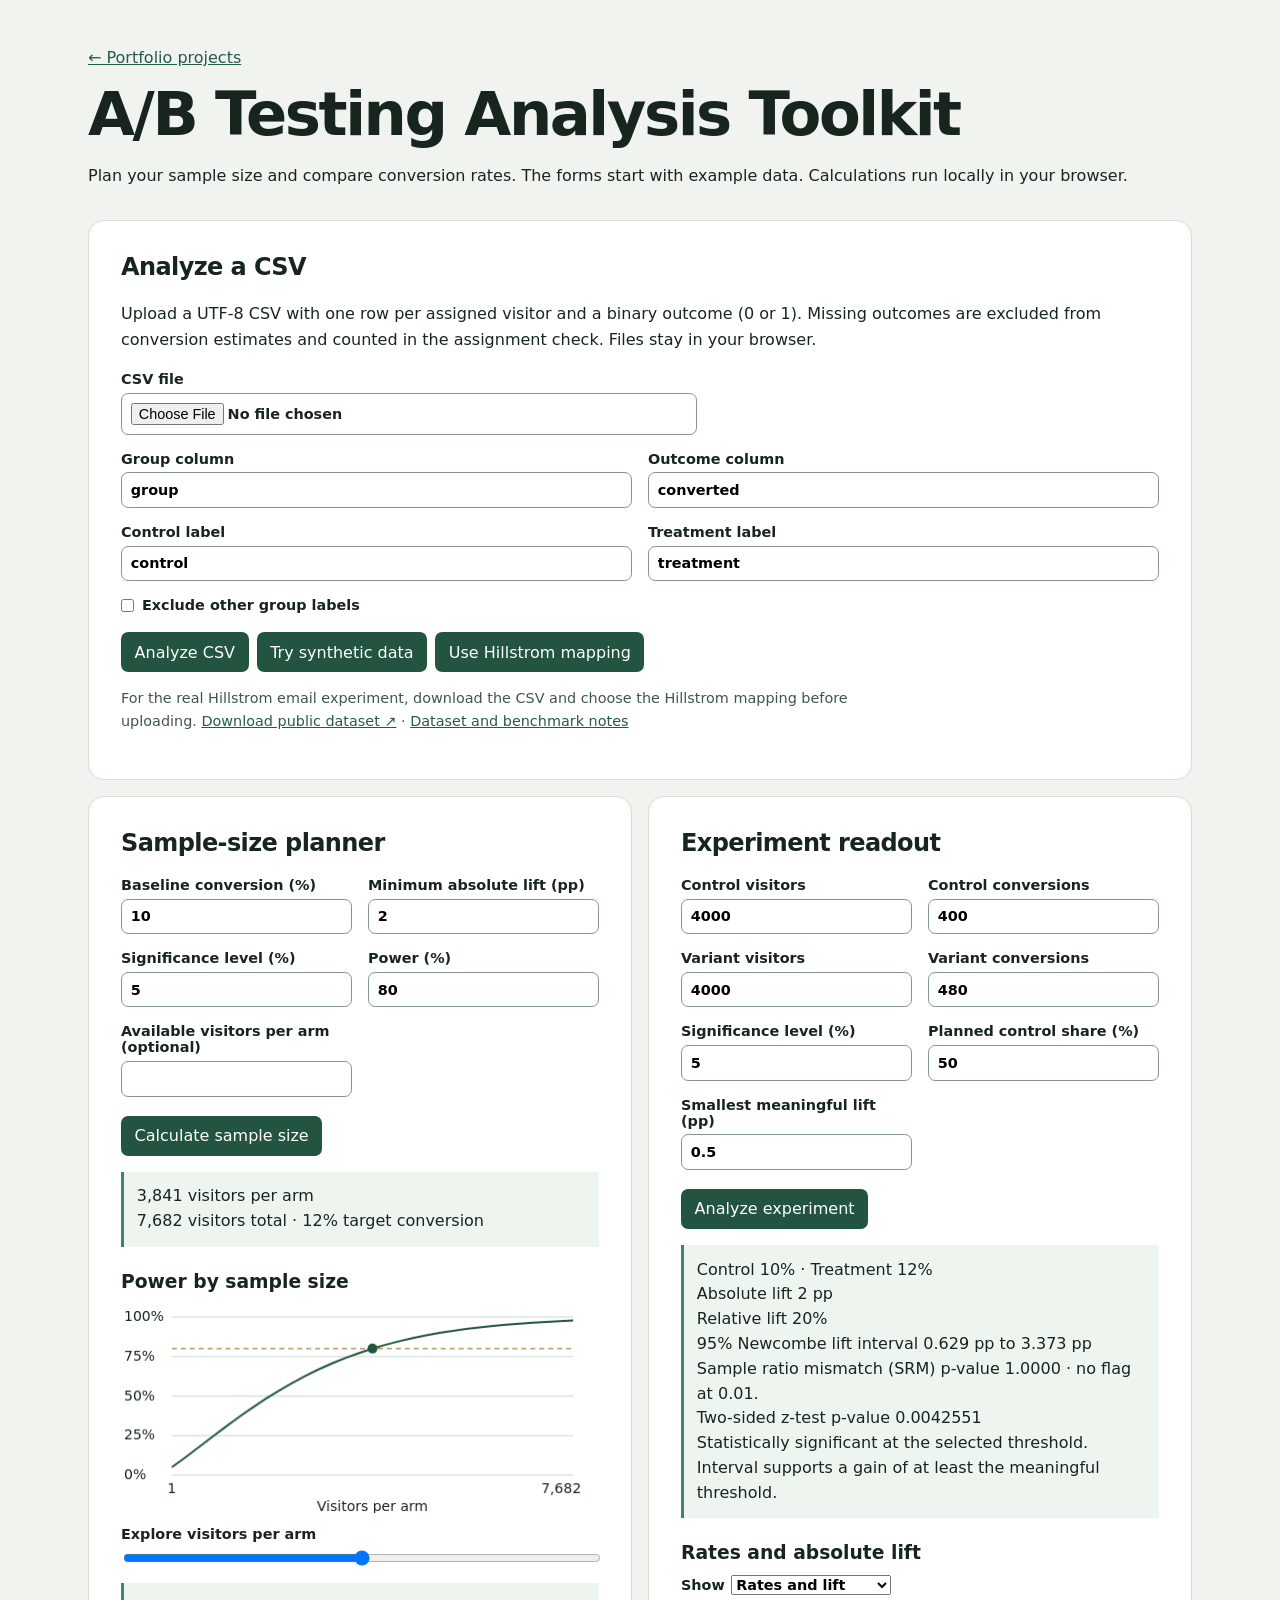
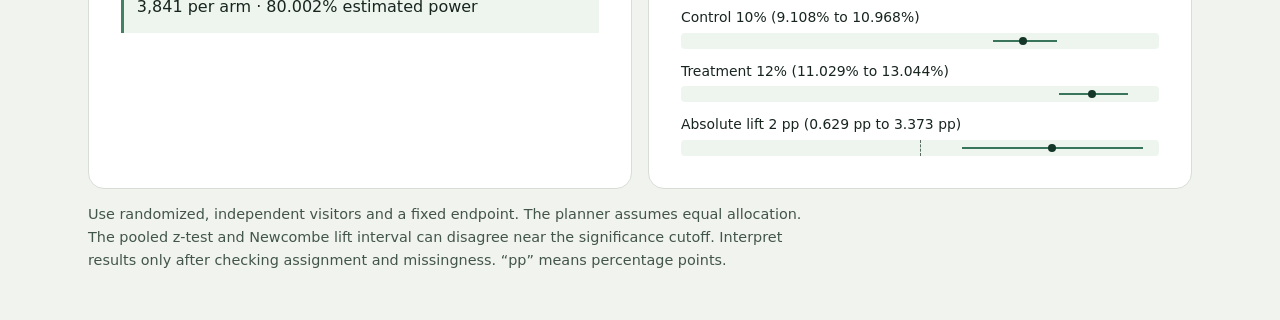
<file: ab-testing/index.html>
<!doctype html>
<html lang="en">
<head>
  <meta charset="utf-8">
  <meta name="viewport" content="width=device-width, initial-scale=1">
  <meta name="description" content="Plan and analyze two-arm conversion experiments in your browser.">
  <title>A/B Testing Analysis Toolkit</title>
  <link rel="stylesheet" href="style.css?v=3"></script>
  <script type="module" src="app.mjs?v=3"></script>
</head>
<body>
  <main>
    <header>
      <a href="../#projects">← Portfolio projects</a>
      <h1>A/B Testing Analysis Toolkit</h1>
      <p>Plan your sample size and compare conversion rates. The forms start with example data. Calculations run locally in your browser.</p>
    </header>
    <noscript>Enable JavaScript to calculate results.</noscript>
    <section class="csv-panel" aria-labelledby="csv-title">
      <h2 id="csv-title">Analyze a CSV</h2>
      <p>Upload a UTF-8 CSV with one row per assigned visitor and a binary outcome (0 or 1). Missing outcomes are excluded from conversion estimates and counted in the assignment check. Files stay in your browser.</p>
      <form id="csv-form">
        <label>CSV file<input type="file" name="file" accept=".csv,text/csv" required></label>
        <div class="fields mapping">
          <label>Group column<input name="group" value="group" required></label>
          <label>Outcome column<input name="outcome" value="converted" required></label>
          <label>Control label<input name="control" value="control" required></label>
          <label>Treatment label<input name="treatment" value="treatment" required></label>
        </div>
        <label class="check"><input type="checkbox" name="excludeOthers"> Exclude other group labels</label>
        <div class="actions">
          <button>Analyze CSV</button>
          <button type="button" id="synthetic">Try synthetic data</button>
          <button type="button" id="hillstrom">Use Hillstrom mapping</button>
        </div>
        <output id="csv-status" aria-live="polite"></output>
      </form>
      <p class="method">For the real Hillstrom email experiment, download the CSV and choose the Hillstrom mapping before uploading. <a href="https://raw.githubusercontent.com/W-Tran/uplift-modelling/master/data/hillstrom/Kevin_Hillstrom_MineThatData_E-MailAnalytics_DataMiningChallenge_2008.03.20.csv">Download public dataset ↗</a> · <a href="RESULTS.md">Dataset and benchmark notes</a></p>
    </section>
    <div class="tools">
      <section aria-labelledby="plan-title">
        <h2 id="plan-title">Sample-size planner</h2>
        <form id="planner">
          <div class="fields">
            <label>Baseline conversion (%)<input name="baseline" type="number" min="0" max="100" step="any" value="10" required></label>
            <label>Minimum absolute lift (pp)<input name="lift" type="number" min="0" max="100" step="any" value="2" required></label>
            <label>Significance level (%)<input name="alpha" type="number" min="0.1" max="20" step="any" value="5" required></label>
            <label>Power (%)<input name="power" type="number" min="60" max="99" step="any" value="80" required></label>
            <label>Available visitors per arm (optional)<input name="budget" type="number" min="1"></label>
          </div>
          <button>Calculate sample size</button>
          <output aria-live="polite"></output>
        </form>
        <div id="power-chart" class="chart" hidden>
          <h3>Power by sample size</h3>
          <canvas width="480" height="210" role="img" aria-label="Estimated power rises with visitors per arm. Dashed line marks target power. Use the slider to read points."></canvas>
          <label>Explore visitors per arm<input id="power-point" type="range" min="0" max="30" value="15"></label>
          <output id="power-detail" for="power-point"></output>
        </div>
      </section>
      <section aria-labelledby="readout-title">
        <h2 id="readout-title">Experiment readout</h2>
        <form id="readout">
          <div class="fields">
            <label>Control visitors<input name="av" type="number" min="1" value="4000" required></label>
            <label>Control conversions<input name="ac" type="number" min="0" value="400" required></label>
            <label>Variant visitors<input name="bv" type="number" min="1" value="4000" required></label>
            <label>Variant conversions<input name="bc" type="number" min="0" value="480" required></label>
            <label>Significance level (%)<input name="alpha" type="number" min="0.1" max="20" step="any" value="5" required></label>
            <label>Planned control share (%)<input name="allocation" type="number" min="0.01" max="99.99" step="any" value="50" required></label>
            <label>Smallest meaningful lift (pp)<input name="meaningful" type="number" min="0" max="100" step="any" value="0.5" required></label>
          </div>
          <button>Analyze experiment</button>
          <output aria-live="polite"></output>
        </form>
        <div id="interval-chart" class="chart" hidden>
          <h3>Rates and absolute lift</h3>
          <label>Show<select id="interval-view"><option value="all">Rates and lift</option><option value="rates">Conversion rates</option><option value="lift">Absolute lift</option></select></label>
          <div id="intervals"></div>
        </div>
      </section>
    </div>
    <p class="method">Use randomized, independent visitors and a fixed endpoint. The planner assumes equal allocation. The pooled z-test and Newcombe lift interval can disagree near the significance cutoff. Interpret results only after checking assignment and missingness. “pp” means percentage points.</p>
  </main>
</body>
</html>
</file>
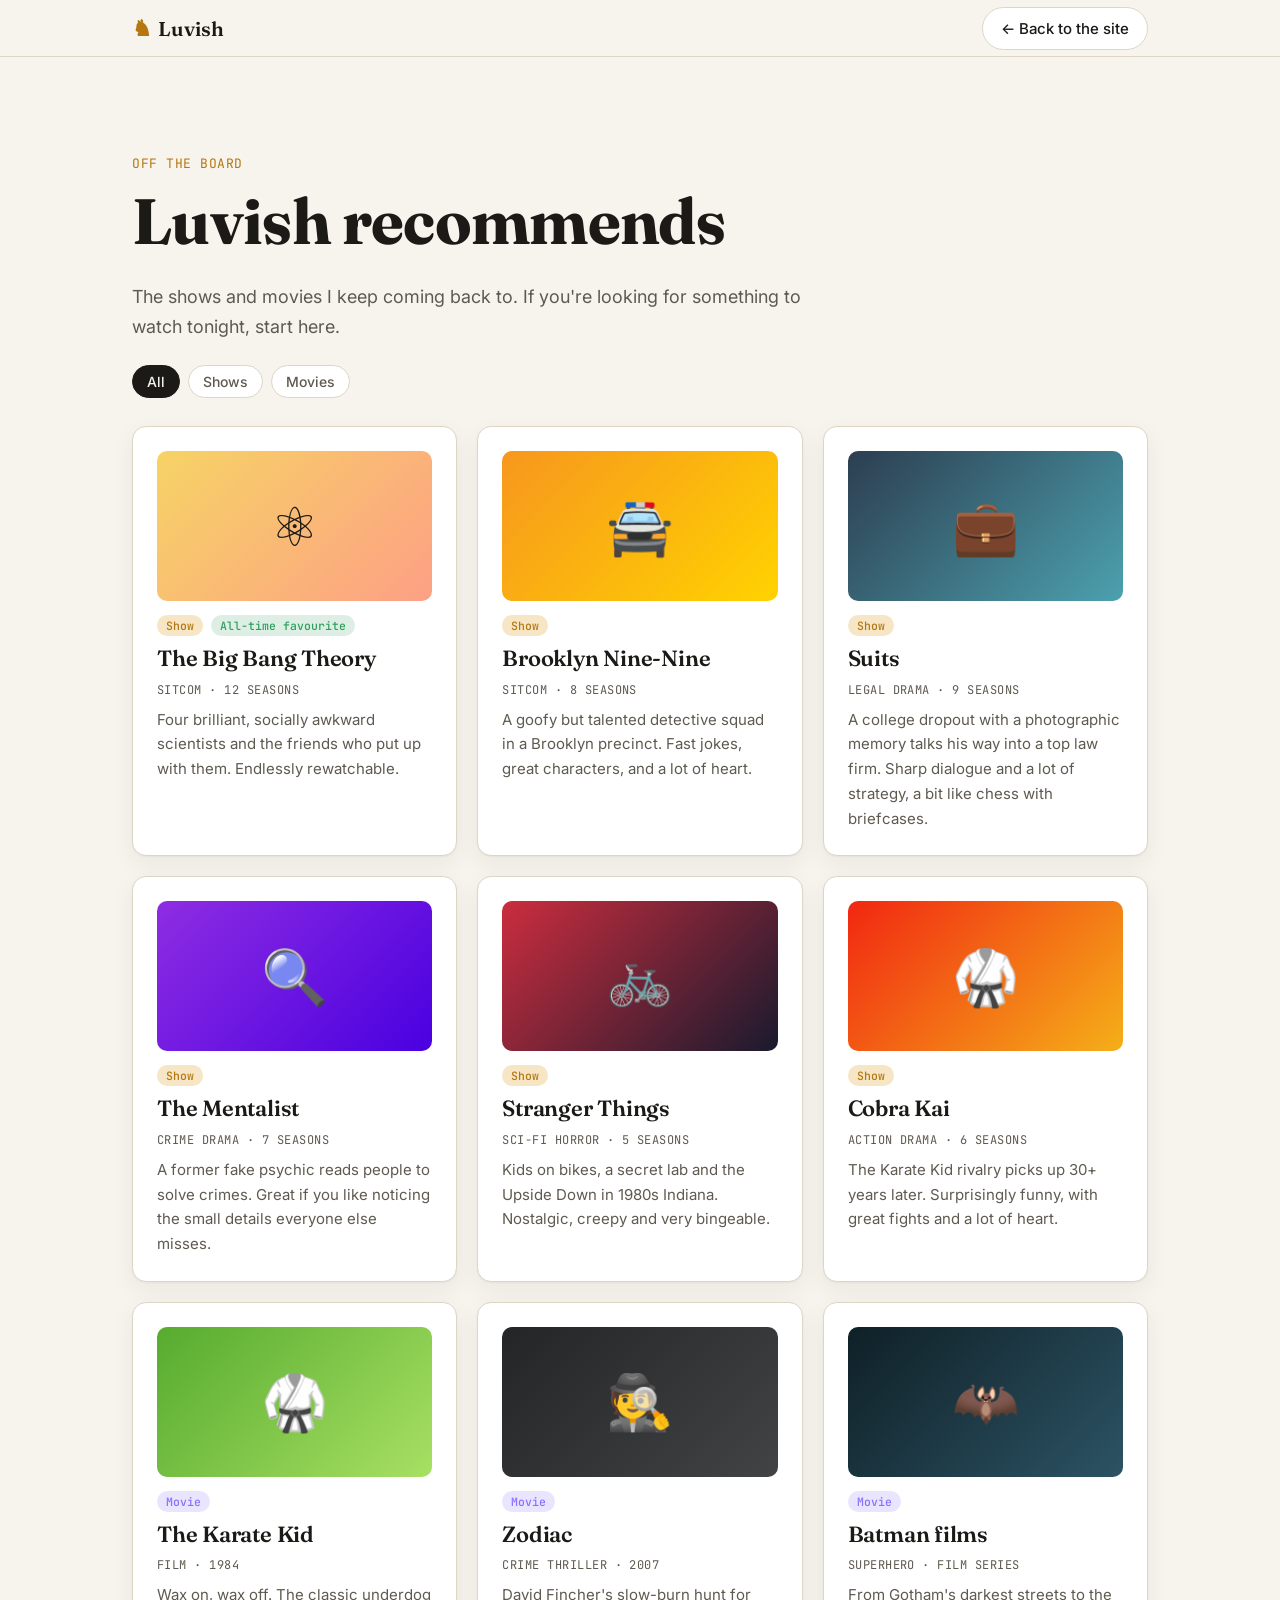
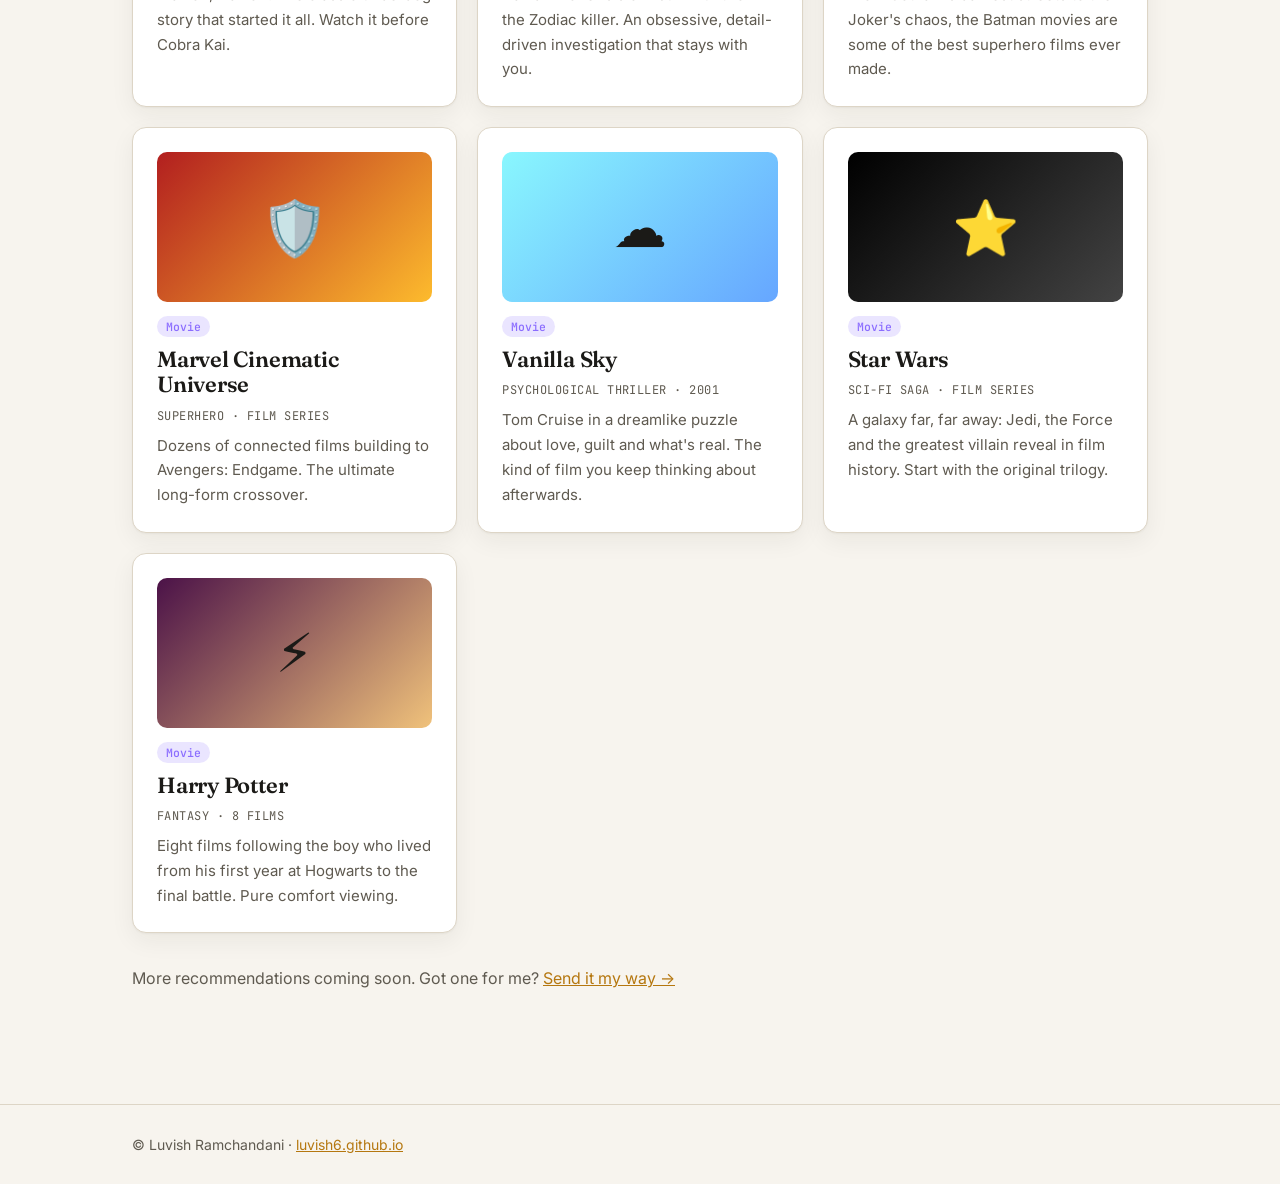
<file: recommends.html>
<!doctype html>
<html lang="en">
<head>
  <meta charset="utf-8">
  <meta name="viewport" content="width=device-width, initial-scale=1">
  <title>Luvish Recommends · Shows &amp; movies worth watching</title>
  <meta name="description" content="Shows and movies Luvish Ramchandani keeps coming back to: The Big Bang Theory, Suits, Brooklyn Nine-Nine, Stranger Things, Zodiac and more.">
  <link rel="canonical" href="https://luvish6.github.io/recommends.html">
  <link rel="icon" href="data:image/svg+xml,<svg xmlns='http://www.w3.org/2000/svg' viewBox='0 0 100 100'><text y='.9em' font-size='90'>♞</text></svg>">
  <link rel="preconnect" href="https://fonts.googleapis.com">
  <link rel="preconnect" href="https://fonts.gstatic.com" crossorigin>
  <link href="https://fonts.googleapis.com/css2?family=Fraunces:opsz,wght@9..144,400;9..144,600;9..144,700&family=Inter:wght@400;500;600&family=JetBrains+Mono:wght@400;500&display=swap" rel="stylesheet">
  <link rel="stylesheet" href="style.css?v=202611211528">
  <script>try { var t = localStorage.getItem('theme'); if (t) document.documentElement.setAttribute('data-theme', t); } catch (e) {}</script>
  <style>
    .rec-grid { display: grid; gap: 20px; margin-top: 28px; }
    @media (min-width: 760px) { .rec-grid { grid-template-columns: repeat(3, 1fr); } }
    .rec { display: flex; flex-direction: column; gap: 10px; }
    .rec .poster { height: 150px; border-radius: 10px; display: grid; place-items: center; font-size: 54px; margin-bottom: 4px; }
    .rec h2 { font-size: 22px; margin: 0; }
    .rec p { margin: 0; color: var(--muted); font-size: 15px; }
    .rec .meta { font: 12px var(--mono); color: var(--muted); text-transform: uppercase; letter-spacing: .04em; }
    .rec[hidden] { display: none; }
    .lead + .filters { margin-top: 24px; }
    .rec .top { display: flex; gap: 8px; flex-wrap: wrap; }
    .soon { margin-top: 32px; color: var(--muted); }
  </style>
</head>
<body>
  <header class="nav">
    <div class="wrap nav-inner">
      <a href="./" class="logo" aria-label="Back to home"><span class="knight">♞</span> Luvish</a>
      <a class="btn" href="./#beyond" style="margin-left:auto">← Back to the site</a>
    </div>
  </header>
  <main class="section">
    <div class="wrap">
      <p class="sq mono">Off the board</p>
      <h1 style="max-width:none">Luvish recommends</h1>
      <p class="lead">The shows and movies I keep coming back to. If you're looking for something to watch tonight, start here.</p>

      <div class="filters" role="group" aria-label="Filter recommendations">
        <button class="chip active" data-f="all">All</button>
        <button class="chip" data-f="show">Shows</button>
        <button class="chip" data-f="movie">Movies</button>
      </div>
      <div class="rec-grid" id="recGrid"></div>
      <p class="soon">More recommendations coming soon. Got one for me? <a href="./#contact">Send it my way →</a></p>
    </div>
  </main>
  <footer class="footer"><div class="wrap">© Luvish Ramchandani · <a href="./">luvish6.github.io</a></div></footer>
  <script>
    const RECS = [
      { t: "The Big Bang Theory", k: "show", meta: "Sitcom · 12 seasons", e: "⚛️", g: "#f6d365,#fda085", fav: true, d: "Four brilliant, socially awkward scientists and the friends who put up with them. Endlessly rewatchable." },
      { t: "Brooklyn Nine-Nine", k: "show", meta: "Sitcom · 8 seasons", e: "🚔", g: "#f7971e,#ffd200", d: "A goofy but talented detective squad in a Brooklyn precinct. Fast jokes, great characters, and a lot of heart." },
      { t: "Suits", k: "show", meta: "Legal drama · 9 seasons", e: "💼", g: "#2c3e50,#4ca1af", d: "A college dropout with a photographic memory talks his way into a top law firm. Sharp dialogue and a lot of strategy, a bit like chess with briefcases." },
      { t: "The Mentalist", k: "show", meta: "Crime drama · 7 seasons", e: "🔍", g: "#8e2de2,#4a00e0", d: "A former fake psychic reads people to solve crimes. Great if you like noticing the small details everyone else misses." },
      { t: "Stranger Things", k: "show", meta: "Sci-fi horror · 5 seasons", e: "🚲", g: "#cb2d3e,#1a1a2e", d: "Kids on bikes, a secret lab and the Upside Down in 1980s Indiana. Nostalgic, creepy and very bingeable." },
      { t: "Cobra Kai", k: "show", meta: "Action drama · 6 seasons", e: "🥋", g: "#f12711,#f5af19", d: "The Karate Kid rivalry picks up 30+ years later. Surprisingly funny, with great fights and a lot of heart." },
      { t: "The Karate Kid", k: "movie", meta: "Film · 1984", e: "🥋", g: "#56ab2f,#a8e063", d: "Wax on, wax off. The classic underdog story that started it all. Watch it before Cobra Kai." },
      { t: "Zodiac", k: "movie", meta: "Crime thriller · 2007", e: "🕵️", g: "#232526,#414345", d: "David Fincher's slow-burn hunt for the Zodiac killer. An obsessive, detail-driven investigation that stays with you." },
      { t: "Batman films", k: "movie", meta: "Superhero · Film series", e: "🦇", g: "#0f2027,#2c5364", d: "From Gotham's darkest streets to the Joker's chaos, the Batman movies are some of the best superhero films ever made." },
      { t: "Marvel Cinematic Universe", k: "movie", meta: "Superhero · Film series", e: "🛡️", g: "#b21f1f,#fdbb2d", d: "Dozens of connected films building to Avengers: Endgame. The ultimate long-form crossover." },
      { t: "Vanilla Sky", k: "movie", meta: "Psychological thriller · 2001", e: "☁️", g: "#89f7fe,#66a6ff", d: "Tom Cruise in a dreamlike puzzle about love, guilt and what's real. The kind of film you keep thinking about afterwards." },
      { t: "Star Wars", k: "movie", meta: "Sci-fi saga · Film series", e: "⭐", g: "#000000,#434343", d: "A galaxy far, far away: Jedi, the Force and the greatest villain reveal in film history. Start with the original trilogy." },
      { t: "Harry Potter", k: "movie", meta: "Fantasy · 8 films", e: "⚡", g: "#4b1248,#f0c27b", d: "Eight films following the boy who lived from his first year at Hogwarts to the final battle. Pure comfort viewing." },
    ];
    const grid = document.getElementById("recGrid");
    const esc = s => s.replace(/[&<>"]/g, c => ({ "&": "&amp;", "<": "&lt;", ">": "&gt;", '"': "&quot;" }[c]));
    grid.innerHTML = RECS.map(r => `
      <article class="card rec" data-k="${r.k}">
        <div class="poster" style="background:linear-gradient(135deg,${r.g})" aria-hidden="true">${r.e}</div>
        <div class="top"><span class="badge ${r.k === "movie" ? "idea" : "progress"}">${r.k === "movie" ? "Movie" : "Show"}</span>${r.fav ? '<span class="badge built">All-time favourite</span>' : ""}</div>
        <h2>${esc(r.t)}</h2>
        <span class="meta">${esc(r.meta)}</span>
        <p>${esc(r.d)}</p>
      </article>`).join("");
    document.querySelectorAll(".chip[data-f]").forEach(c => c.addEventListener("click", () => {
      document.querySelectorAll(".chip[data-f]").forEach(x => x.classList.toggle("active", x === c));
      grid.querySelectorAll(".rec").forEach(card => card.hidden = !(c.dataset.f === "all" || card.dataset.k === c.dataset.f));
    }));
  </script>
  <script>
    // count page views on the live site only
    if (!/^(localhost|127\.)/.test(location.hostname)) {
      var s = document.createElement('script'); s.async = true; s.src = 'https://gc.zgo.at/count.js';
      s.dataset.goatcounter = 'https://luvish.goatcounter.com/count'; document.head.appendChild(s);
    }
  </script>
</body>
</html>
</file>
<file: ab-testing/style.css>
* { box-sizing: border-box; }
:root { font-family: system-ui, sans-serif; background: #f1f3ee; color: #18251f; }
body { margin: 0; }
main { width: min(69rem, calc(100% - 2rem)); margin: 3rem auto; }
header { padding-bottom: 1rem; }
a { color: #255c48; }
h1 { font-size: clamp(2rem, 6vw, 3.8rem); line-height: 1.05; margin: 1rem 0; letter-spacing: -.04em; }
h2 { margin: 0 0 1.25rem; letter-spacing: -.025em; }
p { line-height: 1.6; }
.tools, .fields { display: grid; grid-template-columns: repeat(2, minmax(0, 1fr)); gap: 1rem; }
section { background: #fff; border: 1px solid #d6ded6; border-radius: 1rem; padding: clamp(1rem, 3vw, 2rem); }
label { font-size: .9rem; font-weight: 600; }
input, button { font: inherit; border-radius: .45rem; }
input { display: block; width: 100%; border: 1px solid #83948a; padding: .55rem; margin-top: .35rem; }
button { background: #225440; color: #fff; border: 0; padding: .65rem .85rem; margin: 1.2rem 0 0; cursor: pointer; }
button:hover { background: #183d2f; }
:focus-visible { outline: 3px solid #28745a; outline-offset: 3px; }
output { display: block; white-space: pre-line; line-height: 1.55; background: #eef5ef; border-left: 3px solid #458165; padding: .8rem; margin-top: 1rem; overflow-wrap: anywhere; }
output:empty { padding: 0; margin: 0; border: 0; }
output.error { background: #fcefeb; border-color: #a42b1e; color: #85241a; }
.method { color: #42554a; font-size: .9rem; max-width: 80ch; }
@media (max-width: 760px) { .tools { grid-template-columns: 1fr; } main { margin-block: 1.5rem; } }
.csv-panel { margin-bottom: 1rem; }
.csv-panel input[type=file] { max-width: 36rem; }
.mapping { margin-top: 1rem; }
.check { display: flex; gap: .5rem; align-items: center; margin-top: 1rem; }
.check input { width: auto; margin: 0; }
.actions { display: flex; flex-wrap: wrap; gap: .5rem; }
button:disabled { opacity: .55; cursor: wait; }
.chart { margin-top: 1.5rem; }
.chart h3 { margin: 0 0 .75rem; }
.chart canvas { display: block; width: 100%; height: auto; margin-bottom: .7rem; }
.chart input[type=range] { padding: 0; }
.chart select { font: inherit; margin-left: .4rem; max-width: 100%; }
.interval-row p { margin: .7rem 0 .25rem; font-size: .87rem; }
.interval-track { position: relative; height: 1rem; background: #eef5ef; border-radius: .25rem; }
.interval-track i { position: absolute; }
.interval-track .zero { height: 100%; border-left: 1px dashed #586d61; }
.interval-track .range { top: .43rem; height: .14rem; background: #38755a; }
.interval-track .point { top: .25rem; width: .5rem; height: .5rem; background: #143729; border-radius: 50%; transform: translateX(-50%); }
</file>
<file: style.css>
:root {
  --bg: #f7f4ee;
  --bg-alt: #efeae0;
  --surface: #ffffff;
  --text: #1b1a17;
  --muted: #5f5a50;
  --line: #ddd5c6;
  --accent: #b5770f;
  --accent-ink: #ffffff;
  --accent-soft: #f6e6c6;
  --sq-light: #e9e1cf;
  --sq-dark: #d6cab0;
  --shadow: 0 1px 2px rgba(0,0,0,.04), 0 8px 24px rgba(40,30,10,.06);
  --radius: 14px;
  --serif: "Fraunces", Georgia, serif;
  --sans: "Inter", system-ui, -apple-system, "Segoe UI", sans-serif;
  --mono: "JetBrains Mono", ui-monospace, Consolas, monospace;
}
@media (prefers-color-scheme: dark) {
  :root:not([data-theme="light"]) {
    --bg: #111214; --bg-alt: #16171a; --surface: #1c1d21; --text: #ecebe7; --muted: #a29f97;
    --line: #2c2d32; --accent: #f2b134; --accent-ink: #1a1405; --accent-soft: #3a2c10;
    --sq-light: #1b1c20; --sq-dark: #222329; --shadow: 0 1px 2px rgba(0,0,0,.3), 0 8px 24px rgba(0,0,0,.25);
  }
}
:root[data-theme="dark"] {
  --bg: #111214; --bg-alt: #16171a; --surface: #1c1d21; --text: #ecebe7; --muted: #a29f97;
  --line: #2c2d32; --accent: #f2b134; --accent-ink: #1a1405; --accent-soft: #3a2c10;
  --sq-light: #1b1c20; --sq-dark: #222329; --shadow: 0 1px 2px rgba(0,0,0,.3), 0 8px 24px rgba(0,0,0,.25);
}

* { box-sizing: border-box; }
html { scroll-behavior: smooth; scroll-padding-top: 72px; }
body { margin: 0; background: var(--bg); color: var(--text); font: 16px/1.65 var(--sans); -webkit-font-smoothing: antialiased; }
img { max-width: 100%; }
a { color: var(--accent); }
.mono { font-family: var(--mono); }
.wrap { max-width: 1080px; margin: 0 auto; padding: 0 16px; }
@media (min-width: 720px) { .wrap { padding: 0 32px; } }
.skip { position: absolute; left: -999px; } .skip:focus { left: 16px; top: 16px; z-index: 99; background: var(--surface); padding: 8px 12px; }
:focus-visible { outline: 2px solid var(--accent); outline-offset: 3px; border-radius: 6px; }

/* NAV */
.nav { position: sticky; top: 0; z-index: 20; background: color-mix(in srgb, var(--bg) 85%, transparent); backdrop-filter: blur(10px); border-bottom: 1px solid var(--line); }
.nav-inner { display: flex; align-items: center; gap: 16px; height: 60px; }
.logo { font: 600 20px var(--serif); color: var(--text); text-decoration: none; display: flex; align-items: center; gap: 6px; }
.knight { color: var(--accent); font-size: 22px; }
.nav-links { display: none; margin-left: auto; gap: 24px; }
.nav-links a { color: var(--muted); text-decoration: none; font-size: 14.5px; font-weight: 500; }
.nav-links a:hover { color: var(--text); }
.theme-btn { margin-left: auto; background: none; border: 1px solid var(--line); color: var(--text); width: 36px; height: 36px; border-radius: 50%; cursor: pointer; font-size: 16px; }
@media (min-width: 900px) { .nav-links { display: flex; } .theme-btn { margin-left: 8px; } }

/* HERO */
.hero { position: relative; overflow: hidden; padding: 72px 0 64px; }
@media (min-width: 720px) { .hero { padding: 120px 0 96px; } }
.board-bg { position: absolute; inset: 0; opacity: .55; pointer-events: none;
  background-image: conic-gradient(var(--sq-dark) 25%, var(--sq-light) 0 50%, var(--sq-dark) 0 75%, var(--sq-light) 0);
  background-size: 96px 96px;
  mask-image: radial-gradient(ellipse at 85% 20%, #000 0%, transparent 60%);
  -webkit-mask-image: radial-gradient(ellipse at 85% 20%, #000 0%, transparent 60%); }
.hero-inner { position: relative; display: grid; gap: 24px; align-items: center; }
@media (min-width: 980px) { .hero-inner { grid-template-columns: 1.05fr 1fr; gap: 16px; } .hero { padding: 88px 0 72px; } }
.hero-board { position: relative; height: 340px; margin: 0 -16px; }
@media (min-width: 720px) { .hero-board { height: 440px; margin: 0; } }
@media (min-width: 980px) { .hero-board { height: 520px; margin-right: -40px; } }
.hero-board canvas { display: block; width: 100% !important; height: 100% !important; cursor: pointer; touch-action: pan-y; }
.board-fallback { position: absolute; inset: 15% 15%; border-radius: 12px; transform: perspective(700px) rotateX(48deg);
  background-image: conic-gradient(var(--accent-soft) 25%, var(--surface) 0 50%, var(--accent-soft) 0 75%, var(--surface) 0);
  background-size: 25% 25%; display: grid; place-items: center; font-size: 72px; color: var(--accent); border: 1px solid var(--line); }
.hero-board.ready .board-fallback { display: none; }
.board-hint { position: absolute; left: 0; right: 0; bottom: -14px; text-align: center; margin: 0; font-size: 12.5px; color: var(--muted); pointer-events: none; }
.hero-board:not(.ready) .board-hint { display: none; }
.eyebrow { color: var(--accent); font-size: 14px; margin: 0 0 16px; }
h1, h2, h3 { font-family: var(--serif); line-height: 1.15; margin: 0; letter-spacing: -0.01em; }
h1 { font-size: clamp(36px, 7vw, 64px); font-weight: 700; max-width: 16ch; }
.muted-h { color: var(--muted); font-weight: 400; }
h2 { font-size: clamp(28px, 4.5vw, 40px); font-weight: 600; margin-bottom: 12px; }
h3 { font-size: 20px; font-weight: 600; }
.lead { font-size: 18px; color: var(--muted); max-width: 62ch; margin: 24px 0 0; }
.lead strong { color: var(--text); font-weight: 600; }
.cta-row { display: flex; flex-wrap: wrap; gap: 12px; margin-top: 32px; }
.btn { display: inline-flex; align-items: center; gap: 6px; padding: 11px 18px; border-radius: 999px; border: 1px solid var(--line); background: var(--surface); color: var(--text); text-decoration: none; font: 500 15px var(--sans); cursor: pointer; transition: transform .15s, border-color .15s; }
.btn:hover { border-color: var(--accent); transform: translateY(-1px); }
.btn.primary { background: var(--accent); border-color: var(--accent); color: var(--accent-ink); }
.dropdown { position: relative; }
.menu { position: absolute; top: calc(100% + 8px); left: 0; min-width: 210px; background: var(--surface); border: 1px solid var(--line); border-radius: 12px; box-shadow: var(--shadow); padding: 6px; z-index: 10; }
.menu a { display: block; padding: 9px 12px; border-radius: 8px; color: var(--text); text-decoration: none; font-size: 14.5px; }
.menu a:hover { background: var(--accent-soft); }
.facts { list-style: none; padding: 0; margin: 40px 0 0; display: flex; flex-wrap: wrap; gap: 10px 24px; color: var(--muted); font-size: 14.5px; }
.facts span { margin-right: 6px; }

/* SECTIONS */
.section { padding: 72px 0; }
@media (min-width: 720px) { .section { padding: 96px 0; } }
.section.alt { background: var(--bg-alt); }
.sq { color: var(--accent); font-size: 13px; letter-spacing: .04em; text-transform: uppercase; margin: 0 0 10px; }
.sub { color: var(--muted); margin: 0 0 24px; max-width: 70ch; }
.card { background: var(--surface); border: 1px solid var(--line); border-radius: var(--radius); padding: 24px; box-shadow: var(--shadow); }

.about-grid { display: grid; gap: 32px; margin-top: 24px; }
@media (min-width: 860px) { .about-grid { grid-template-columns: 1.4fr 1fr; align-items: start; } }
.prose p { margin: 0 0 16px; font-size: 17px; }
.stack h3 { font-size: 18px; margin-bottom: 16px; }
.skill-group { margin-bottom: 14px; }
.skill-group:last-child { margin-bottom: 0; }
.label { font: 500 12px var(--mono); color: var(--accent); text-transform: uppercase; letter-spacing: .04em; }
.skill-group p { margin: 2px 0 0; font-size: 14.5px; color: var(--muted); }

/* PROJECTS */
.filters { display: flex; flex-wrap: wrap; gap: 8px; margin-bottom: 24px; }
.chip { border: 1px solid var(--line); background: var(--surface); color: var(--muted); border-radius: 999px; padding: 7px 14px; font: 500 14px var(--sans); cursor: pointer; }
.chip.active { background: var(--text); color: var(--bg); border-color: var(--text); }
.grid { display: grid; gap: 20px; }
@media (min-width: 680px) { .grid { grid-template-columns: repeat(2, 1fr); } }
@media (min-width: 1000px) { .grid { grid-template-columns: repeat(3, 1fr); } }
.project { display: flex; flex-direction: column; gap: 12px; transition: transform .2s, border-color .2s; }
.project:hover { transform: translateY(-3px); border-color: color-mix(in srgb, var(--accent) 50%, var(--line)); }
.project-top { display: flex; justify-content: space-between; align-items: center; gap: 8px; }
.cat { font: 500 12px var(--mono); color: var(--muted); text-transform: uppercase; letter-spacing: .04em; }
.badge { font: 500 11.5px var(--mono); padding: 3px 9px; border-radius: 999px; white-space: nowrap; }
.badge.built { background: color-mix(in srgb, #2f9e5b 16%, transparent); color: #2f9e5b; }
.badge.progress { background: var(--accent-soft); color: var(--accent); }
.project h3 { font-size: 19px; }
.project p { margin: 0; color: var(--muted); font-size: 15px; }
.highlight { font-size: 14px !important; color: var(--text) !important; border-left: 2px solid var(--accent); padding-left: 10px; }
.tags { display: flex; flex-wrap: wrap; gap: 6px; margin-top: auto; padding-top: 4px; }
.tags span { font: 12px var(--mono); background: var(--bg-alt); color: var(--muted); padding: 3px 8px; border-radius: 6px; }
.project-links { display: flex; gap: 16px; font-size: 14px; font-weight: 500; }
.project-links a { text-decoration: none; }
.project-links a:hover { text-decoration: underline; }
.project[hidden] { display: none; }

/* TIMELINE */
.timeline { list-style: none; margin: 32px 0 0; padding: 0 0 0 28px; border-left: 2px solid var(--line); }
.timeline li { position: relative; padding: 0 0 36px 8px; }
.timeline li:last-child { padding-bottom: 0; }
.timeline li::before { content: ""; position: absolute; left: -38px; top: 4px; width: 16px; height: 16px; background: var(--surface); border: 2px solid var(--accent); border-radius: 3px; transform: rotate(45deg); }
.timeline li.next::before { background: var(--accent); }
.where { font-size: 13px; color: var(--accent); }
.timeline h3 { margin: 4px 0 6px; }
.timeline p { margin: 0; color: var(--muted); max-width: 64ch; }

/* BEYOND */
.beyond-grid { display: grid; gap: 20px; margin-top: 24px; }
@media (min-width: 760px) { .beyond-grid { grid-template-columns: repeat(2, 1fr); } .feature { grid-column: 1 / -1; display: grid; grid-template-columns: 1fr minmax(280px, 360px); gap: 32px; align-items: center; } }

/* STATS */
.stats-band { border-block: 1px solid var(--line); background: var(--bg-alt); }
.stats { display: grid; grid-template-columns: repeat(2, 1fr); }
@media (min-width: 760px) { .stats { grid-template-columns: repeat(4, 1fr); } }
.stat { padding: 22px 8px; text-align: center; }
.stat strong { display: block; font: 700 clamp(28px, 4vw, 38px) var(--serif); color: var(--accent); font-variant-numeric: tabular-nums; }
.stat span { font-size: 13.5px; color: var(--muted); }

/* NOW */
.now-grid { display: grid; gap: 20px; margin-top: 24px; }
@media (min-width: 860px) { .now-grid { grid-template-columns: 1.4fr 1fr; align-items: start; } }
.now-main { display: flex; flex-direction: column; gap: 12px; }
.now-main .badge { align-self: flex-start; }
.now-main p { margin: 0; color: var(--muted); }
.now-list { list-style: none; margin: 0; padding: 0; display: grid; gap: 14px; }
.now-list li { padding-left: 14px; border-left: 2px solid var(--accent); }
.now-list .label { display: block; margin-bottom: 2px; }

/* ABOUT: quick facts */
.facts-title { font-size: 19px; margin: 28px 0 12px; }
.me-list { list-style: none; padding: 0; margin: 0; display: grid; gap: 10px; }
.me-list li { display: flex; gap: 10px; font-size: 15.5px; }
.me-list li > span { flex: none; width: 24px; text-align: center; }

/* DREAM */
.dream { display: grid; gap: 24px; align-items: center; margin-top: 8px; }
@media (min-width: 760px) { .dream { grid-template-columns: 200px 1fr; } }
.dream h3 { margin: 10px 0 8px; font-size: 24px; }
.dream p { margin: 0 0 12px; color: var(--muted); }
.badge.idea { background: color-mix(in srgb, #7c5cff 16%, transparent); color: #8b6dff; }
.dream-art { height: 120px; display: flex; align-items: center; justify-content: center; gap: 8px; border-radius: 12px; background: linear-gradient(135deg, color-mix(in srgb, #7c5cff 18%, transparent), color-mix(in srgb, var(--accent) 18%, transparent)); }
.dream-art span { width: 10px; height: 30%; border-radius: 6px; background: var(--accent); animation: eq 1.1s ease-in-out infinite; }
.dream-art span:nth-child(2) { animation-delay: -.3s; background: #8b6dff; } .dream-art span:nth-child(3) { animation-delay: -.6s; }
.dream-art span:nth-child(4) { animation-delay: -.15s; background: #8b6dff; } .dream-art span:nth-child(5) { animation-delay: -.45s; }
@keyframes eq { 50% { height: 75%; } }

/* PROJECT STORY + QUICK JUMP MODALS */
.more-btn { align-self: flex-start; background: none; border: 0; padding: 0; color: var(--accent); font: 600 14px var(--sans); cursor: pointer; }
.more-btn:hover { text-decoration: underline; }
.modal { width: min(620px, calc(100vw - 32px)); max-height: 85vh; border: 1px solid var(--line); border-radius: 16px; background: var(--surface); color: var(--text); padding: 28px; box-shadow: 0 30px 80px rgba(0,0,0,.35); }
.modal::backdrop { background: rgba(10, 10, 12, .55); backdrop-filter: blur(3px); }
.modal[open] { animation: modalIn .3s cubic-bezier(.2,.8,.2,1); }
@keyframes modalIn { from { opacity: 0; transform: translateY(16px) scale(.98); } }
.modal-x { position: absolute; top: 14px; right: 14px; width: 34px; height: 34px; border-radius: 50%; border: 1px solid var(--line); background: var(--surface); color: var(--text); cursor: pointer; }
.modal h2 { margin: 6px 0 16px; padding-right: 30px; }
.story { margin: 0 0 18px; padding-left: 20px; color: var(--muted); display: grid; gap: 10px; }
.jump { padding: 0; width: min(560px, calc(100vw - 32px)); align-self: start; margin-top: 12vh; }
.jump input { width: 100%; border: 0; border-bottom: 1px solid var(--line); background: transparent; color: var(--text); font: 16px var(--sans); padding: 18px 20px; outline: none; }
.jump ul { list-style: none; margin: 0; padding: 8px; max-height: 50vh; overflow-y: auto; }
.jump li { display: flex; justify-content: space-between; gap: 12px; padding: 10px 12px; border-radius: 8px; cursor: pointer; }
.jump li[aria-selected="true"], .jump li:hover { background: var(--accent-soft); }
.jump li em { font: normal 12px var(--mono); color: var(--muted); }
.jump li.empty { color: var(--muted); cursor: default; }
.jump-foot { margin: 0; padding: 10px 20px; border-top: 1px solid var(--line); font-size: 11.5px; color: var(--muted); }
.nav .kbtn { margin-left: auto; }
.nav .kbtn + .theme-btn { margin-left: 8px; }
@media (min-width: 900px) { .nav .kbtn { margin-left: 16px; } }
.kbtn { width: auto !important; padding: 0 10px; border-radius: 999px !important; font: 600 12px var(--mono) !important; }
.copy-btn { margin-left: 8px; border: 1px solid var(--line); background: var(--surface); color: var(--muted); border-radius: 6px; padding: 2px 8px; font: 12px var(--mono); cursor: pointer; }
.copy-btn:hover { color: var(--text); border-color: var(--accent); }

/* Easter-egg toast */
.toast { position: fixed; left: 50%; bottom: 24px; z-index: 120; max-width: min(460px, calc(100vw - 32px)); padding: 12px 18px; border-radius: 12px; background: var(--text); color: var(--bg); font-size: 14.5px; box-shadow: 0 12px 30px rgba(0,0,0,.3); transform: translate(-50%, 140%); opacity: 0; transition: transform .35s cubic-bezier(.2,.8,.2,1), opacity .35s; pointer-events: none; }
.toast.show { transform: translate(-50%, 0); opacity: 1; }

/* CERTIFICATIONS */
.cert-grid { display: grid; gap: 16px; margin-top: 8px; }
@media (min-width: 680px) { .cert-grid { grid-template-columns: repeat(2, 1fr); } }
@media (min-width: 1000px) { .cert-grid { grid-template-columns: repeat(3, 1fr); } }
.cert { display: flex; gap: 16px; align-items: flex-start; padding: 20px; }
.cert:hover { transform: translateY(-3px); }
.cert-mark { flex: none; width: 48px; height: 48px; border-radius: 10px; display: grid; place-items: center; font-size: 13px; font-weight: 600; color: var(--accent); background: var(--accent-soft); border: 1px solid color-mix(in srgb, var(--accent) 30%, transparent); transition: transform .4s cubic-bezier(.2,.8,.2,1); }
.cert:hover .cert-mark { transform: rotate(-8deg) scale(1.08); }
.cert h3 { font-size: 17px; margin: 4px 0 4px; }
.cert p { margin: 0; color: var(--muted); font-size: 14.5px; }
.cert .text-link { margin-top: 8px; }

/* PUZZLE */
.puzzle-panel { margin-top: 20px; padding-top: 16px; border-top: 1px dashed var(--line); }
.puzzle-title { margin: 0 0 4px !important; color: var(--text) !important; }
.puzzle-status { min-height: 3em; font-size: 14.5px !important; }
.puzzle-status.good { color: #2f9e5b !important; font-weight: 500; }
.puzzle-status.bad { color: #c2573a !important; }
.puzzle-actions { display: flex; gap: 8px; margin-top: 8px; }
.puzzle { display: grid; grid-template-columns: repeat(8, minmax(0, 1fr)); grid-template-rows: repeat(8, minmax(0, 1fr)); aspect-ratio: 1; width: 100%; max-width: 360px; margin: 20px auto 0; border-radius: 10px; overflow: hidden; border: 1px solid var(--line); box-shadow: var(--shadow); }
@media (min-width: 760px) { .puzzle { margin: 0; } }
.psq { position: relative; border: 0; padding: 0; margin: 0; display: grid; place-items: center; cursor: pointer; font: inherit; min-width: 0; min-height: 0; aspect-ratio: 1; overflow: hidden; border-radius: 0; transition: background-color .15s; }
.psq:hover { filter: brightness(1.06); }
.psq.l { background: #efe2c6; } .psq.d { background: #b98d5c; }
.psq.sel { box-shadow: inset 0 0 0 3px var(--accent); background: #e8c46a; }
.psq.dot::after { content: ""; width: 26%; height: 26%; border-radius: 50%; background: rgba(30, 20, 5, .28); }
.psq.cap { box-shadow: inset 0 0 0 4px rgba(30, 20, 5, .28); }
.psq.win { background: #8fca8f; } .psq.mated { background: #e48b74; }
.psq.mated .pc { transform: rotate(80deg); transition: transform .5s; }
.coord { position: absolute; font: 600 9px var(--mono); color: rgba(40, 25, 5, .55); pointer-events: none; }
.coord.rank { left: 3px; top: 1px; } .coord.file { right: 3px; bottom: 1px; }
.pc { font-size: clamp(20px, 7vw, 34px); line-height: 1; height: 1em; user-select: none; pointer-events: none; }
@media (min-width: 760px) { .pc { font-size: 34px; } }
.pc.w { color: #fffaf0; -webkit-text-stroke: 1.2px #2a2118; paint-order: stroke fill; text-shadow: 0 2px 2px rgba(0,0,0,.25); }
.pc.b { color: #1d1915; text-shadow: 0 2px 2px rgba(0,0,0,.25); }

/* KNIGHT TRACKER */
.tracker { position: fixed; right: 20px; bottom: 20px; z-index: 15; display: none; flex-direction: column; align-items: center; gap: 6px; padding: 10px; background: var(--surface); border: 1px solid var(--line); border-radius: 12px; box-shadow: var(--shadow); opacity: 0; transform: translateY(10px); transition: opacity .3s, transform .3s; pointer-events: none; }
@media (min-width: 1100px) { .tracker { display: flex; } }
.tracker.show { opacity: 1; transform: none; }
.tracker-board { position: relative; display: grid; grid-template-columns: repeat(8, 10px); grid-auto-rows: 10px; border-radius: 3px; overflow: hidden; }
.tracker-board i.l { background: var(--sq-light); } .tracker-board i.d { background: var(--accent-soft); }
:root .tracker-board i.l { background: color-mix(in srgb, var(--surface) 70%, var(--line)); }
.tracker-board i.trail { background: color-mix(in srgb, var(--accent) 45%, transparent); }
.tracker-knight { position: absolute; left: 0; top: 0; width: 10px; height: 10px; font-size: 10px; line-height: 10px; text-align: center; color: var(--accent); transition: transform .45s cubic-bezier(.5,-0.4,.4,1.4); text-shadow: 0 0 2px var(--surface); }
.tracker-label { font-size: 11px; color: var(--muted); }
.hobby h3 { margin: 8px 0 8px; }
.hobby p { margin: 0; color: var(--muted); font-size: 15px; }
.hobby-icon { font-size: 34px; line-height: 1; color: var(--accent); }
.feature .hobby-icon { font-size: 56px; }
.text-link { display: inline-block; margin-top: 12px; font-weight: 500; font-size: 14.5px; text-decoration: none; }
.mini-board { aspect-ratio: 1; width: 100%; max-width: 180px; border-radius: 8px; overflow: hidden; border: 1px solid var(--line); margin-top: 16px;
  background-image: conic-gradient(var(--accent-soft) 25%, var(--surface) 0 50%, var(--accent-soft) 0 75%, var(--surface) 0);
  background-size: 25% 25%; position: relative; }
.mini-board::after { content: "♞"; position: absolute; inset: 0; display: grid; place-items: center; font-size: 64px; color: var(--accent); }
@media (min-width: 760px) { .mini-board { margin-top: 0; } }

/* CONTACT */
.contact { text-align: left; }
.contact-list { list-style: none; padding: 0; margin: 24px 0 0; display: grid; gap: 8px; font-size: 15px; }
.contact-list .label { display: inline-block; width: 80px; }
.contact-list a { color: var(--text); text-decoration: none; border-bottom: 1px solid var(--line); overflow-wrap: anywhere; }
.contact-list a:hover { border-color: var(--accent); }
.contact h2 { font-size: clamp(36px, 6vw, 56px); }
.footer { border-top: 1px solid var(--line); padding: 28px 0; color: var(--muted); font-size: 14px; }

/* ================= MOTION ================= */
/* Buttons: tint darker as the cursor approaches (--near 0..1), magnetic pull (--tx/--ty) */
.btn, .chip, .theme-btn {
  --near: 0; --tx: 0px; --ty: 0px;
  transform: translate(var(--tx), var(--ty));
  transition: transform .25s cubic-bezier(.2,.8,.2,1), background-color .2s, color .2s, border-color .2s, box-shadow .2s;
}
.btn:not(.primary), .chip:not(.active), .theme-btn {
  background-color: color-mix(in srgb, var(--text) calc(var(--near) * 12%), var(--surface));
  border-color: color-mix(in srgb, var(--accent) calc(var(--near) * 70%), var(--line));
}
.btn.primary { background-color: color-mix(in srgb, #000 calc(var(--near) * 18%), var(--accent)); box-shadow: 0 6px 20px -6px color-mix(in srgb, var(--accent) calc(var(--near) * 90%), transparent); }
.btn:not(.primary):hover, .chip:not(.active):hover, .theme-btn:hover { background-color: var(--text); color: var(--bg); border-color: var(--text); }
.btn.primary:hover { background-color: color-mix(in srgb, #000 22%, var(--accent)); }
.btn:hover { transform: translate(var(--tx), calc(var(--ty) - 2px)); }
.btn:active, .chip:active { transform: translate(var(--tx), var(--ty)) scale(.96); }

/* Nav: animated underline + active section */
.nav-links a { position: relative; padding: 4px 0; transition: color .2s; }
.nav-links a::after { content: ""; position: absolute; left: 0; right: 0; bottom: -2px; height: 2px; background: var(--accent); transform: scaleX(0); transform-origin: left; transition: transform .3s cubic-bezier(.2,.8,.2,1); }
.nav-links a:hover::after, .nav-links a.active::after { transform: scaleX(1); }
.nav-links a.active { color: var(--text); }

/* Card spotlight */
.card { background-image: radial-gradient(420px circle at var(--mx, -500px) var(--my, -500px), color-mix(in srgb, var(--accent) 11%, transparent), transparent 55%); transition: transform .25s, border-color .25s, box-shadow .25s; }
.card:hover { border-color: color-mix(in srgb, var(--accent) 45%, var(--line)); box-shadow: 0 1px 2px rgba(0,0,0,.05), 0 16px 40px -12px color-mix(in srgb, var(--accent) 30%, transparent); }
.hobby:hover { transform: translateY(-3px); }
.hobby:hover .hobby-icon { animation: bob .6s ease; }
@keyframes bob { 40% { transform: translateY(-6px) rotate(-8deg); } }

/* Cursor glow */
.cursor-glow { position: fixed; left: -250px; top: -250px; width: 500px; height: 500px; border-radius: 50%; pointer-events: none; z-index: 1; background: radial-gradient(circle, color-mix(in srgb, var(--accent) 9%, transparent), transparent 65%); transition: transform .12s linear; }

/* Scroll reveal & hero entrance (only once JS confirms motion is on) */
.motion .reveal { opacity: 0; transform: translateY(26px); transition: opacity .7s cubic-bezier(.2,.8,.2,1), transform .7s cubic-bezier(.2,.8,.2,1), border-color .25s, box-shadow .25s; transition-delay: calc(var(--i, 0) * 80ms); }
.motion .reveal.in { opacity: 1; transform: none; }
.motion .reveal.in.hobby:hover, .motion .reveal.in.project:hover, .motion .reveal.in.cert:hover { transform: translateY(-3px); transition-delay: 0s; }
.motion .rise { opacity: 0; transform: translateY(22px); }
.motion.loaded .rise { opacity: 1; transform: none; transition: opacity .8s cubic-bezier(.2,.8,.2,1), transform .8s cubic-bezier(.2,.8,.2,1); transition-delay: calc(var(--i) * 90ms); }
.project.pop { animation: pop .45s cubic-bezier(.2,.8,.2,1) both; animation-delay: calc(var(--i, 0) * 50ms); }
@keyframes pop { from { opacity: 0; transform: translateY(14px) scale(.97); } }

/* Section-change wipe */
.wipe { position: fixed; inset: 0; z-index: 100; display: grid; grid-template-columns: repeat(8, 1fr); grid-template-rows: repeat(6, 1fr); pointer-events: none; visibility: hidden; }
.wipe.in { visibility: visible; pointer-events: auto; }
.wipe i { background: #1c1a16; transform: scale(0); border-radius: 30%; transition: transform .32s cubic-bezier(.6,0,.3,1), border-radius .32s; transition-delay: var(--d); }
.wipe i.l { background: var(--accent); }
.wipe.in i { transform: scale(1.02); border-radius: 0; }
.wipe.out i { transform: scale(0); border-radius: 30%; }
.wipe-label { position: absolute; inset: 0; display: grid; place-content: center; text-align: center; gap: 4px; color: #fff; font: 600 clamp(28px, 5vw, 48px) var(--serif); opacity: 0; transform: scale(.9); transition: opacity .2s, transform .3s; text-shadow: 0 2px 20px rgba(0,0,0,.5); }
.wipe-label span { display: block; font-size: .45em; color: #fff; opacity: .85; letter-spacing: .1em; }
.wipe.in .wipe-label { opacity: 1; transform: none; transition-delay: .22s; }
.wipe.out .wipe-label { opacity: 0; transition-delay: 0s; }

@media (prefers-reduced-motion: reduce) { * { transition: none !important; animation: none !important; scroll-behavior: auto !important; } }

/* ===== Section buttons: always visible as a second row in the header ===== */
html { scroll-padding-top: 112px; }
.nav-inner { flex-wrap: wrap; height: auto; min-height: 56px; }
.nav-inner > .logo, .nav-inner > .theme-btn { margin-block: 10px; }
.nav .kbtn, .nav .kbtn:only-of-type { margin-left: auto !important; }
.nav-links { display: flex !important; order: 3; flex-basis: 100%; margin: 0 -16px !important; padding: 0 16px 10px; gap: 6px; overflow-x: auto; scrollbar-width: none; -webkit-overflow-scrolling: touch; }
.nav-links::-webkit-scrollbar { display: none; }
@media (min-width: 720px) { .nav-links { margin: 0 -32px !important; padding: 0 32px 10px; } }
@media (min-width: 1000px) { .nav-links { justify-content: center; } }
.nav-links a { flex: none; white-space: nowrap; padding: 6px 13px; border: 1px solid var(--line); border-radius: 999px; font-size: 13.5px; background: var(--surface); color: var(--muted); transition: background-color .2s, color .2s, border-color .2s; }
.nav-links a::after { display: none; }
.nav-links a:hover { color: var(--text); border-color: var(--accent); }
.nav-links a.active { background: var(--text); color: var(--bg); border-color: var(--text); }
</file>
